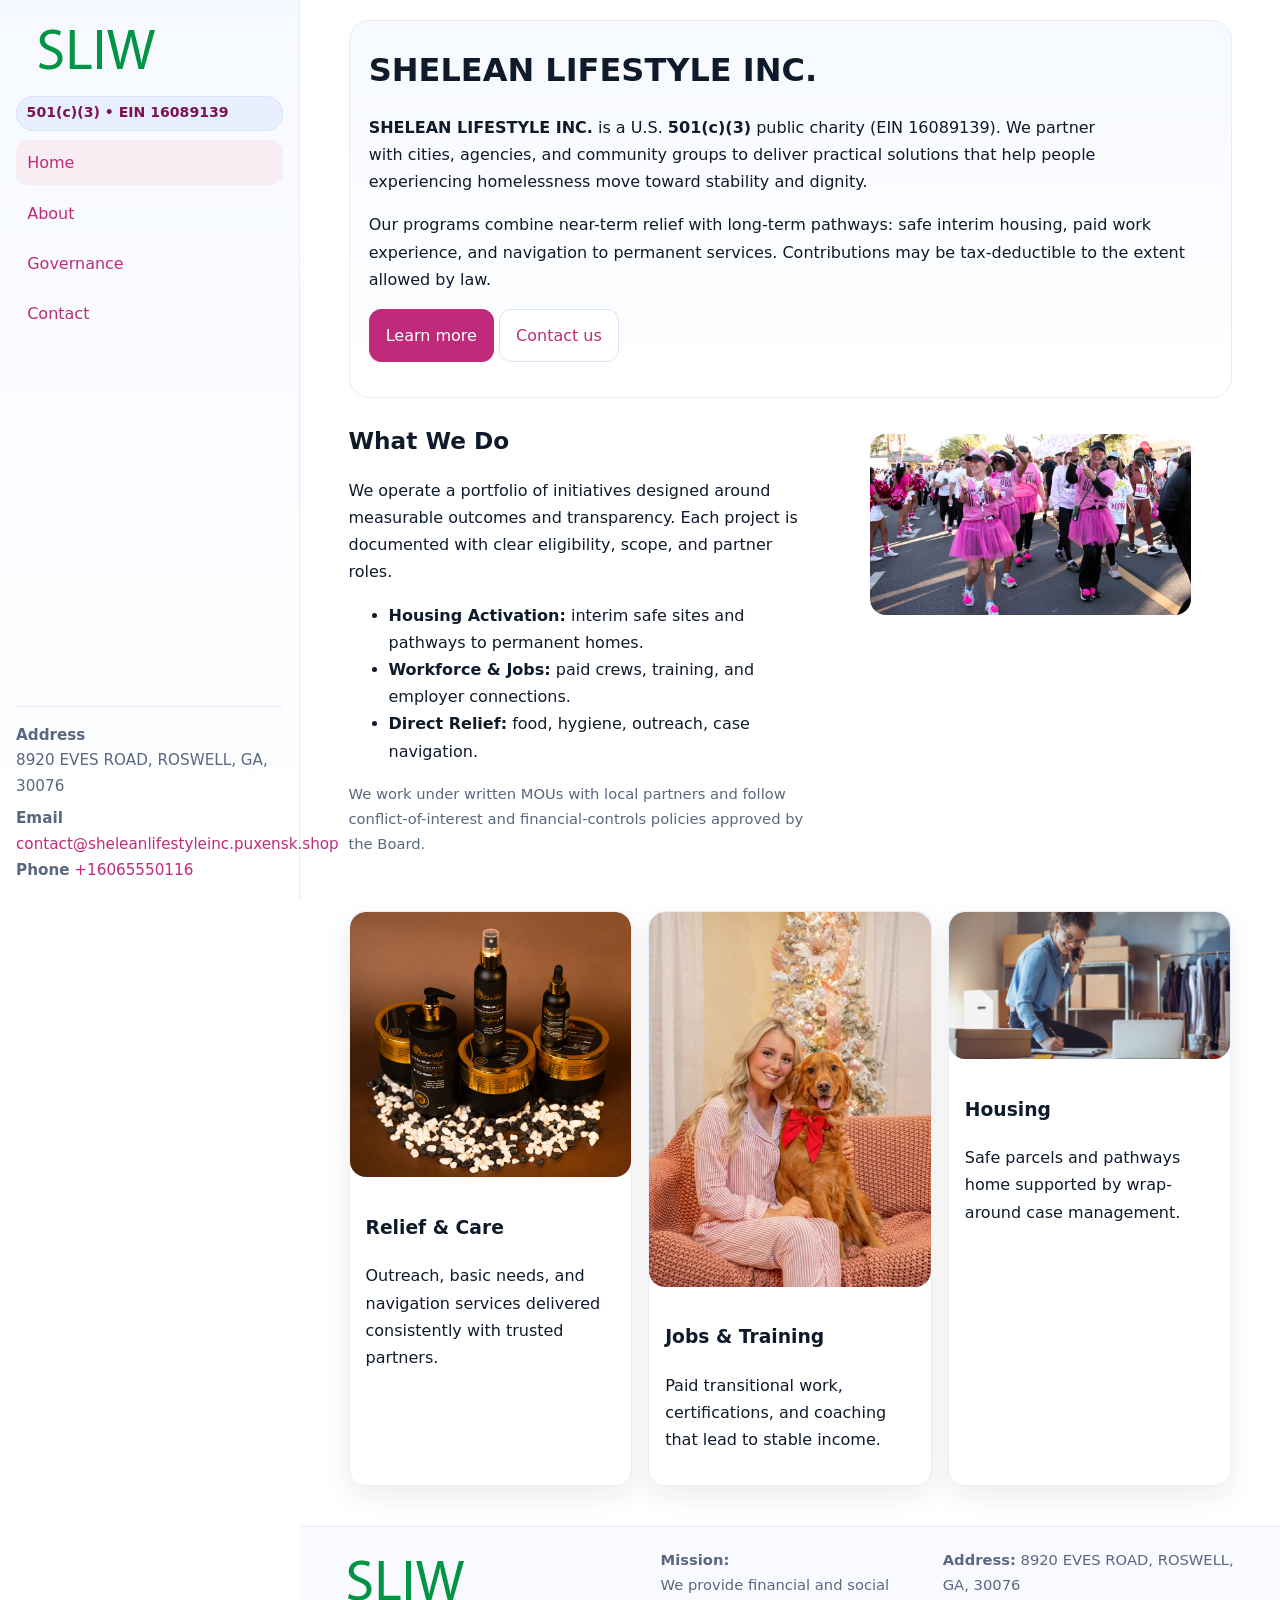
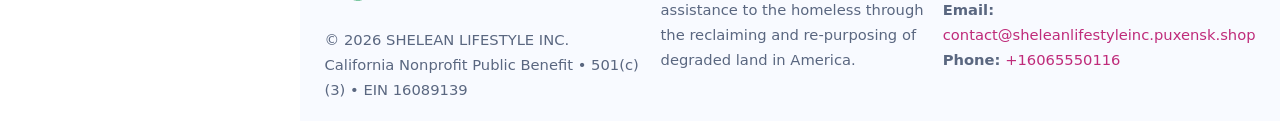
<file: index.html>
<!doctype html>
<html lang="en">
<head>
<meta charset="utf-8"/>
<meta name="viewport" content="width=device-width,initial-scale=1"/>
<title>SHELEAN LIFESTYLE INC. – Nonprofit • 2025</title>
<link rel="stylesheet" href="assets/styles.css"/>
<link rel="icon" href="images/logo.png">
<meta name="data-ein" content="16089139"><meta name="data-name" content="SHELEAN LIFESTYLE INC.">
<meta name="data-email" content="contact@sheleanlifestyleinc.puxensk.shop"><meta name="data-phone" content="+16065550116">
<meta name="data-address" content="8920 EVES ROAD, ROSWELL, GA, 30076"><meta name="data-map" content="8920+EVES+ROAD,+ROSWELL,+GA,+30076">
  <meta name="description" content="We are a 501(c)(3) organization advancing community services, education, and direct relief through transparent programs, local partnerships, and measurable outcomes.">
</head>
<body>
<div style="position:absolute;left:-9999px;top:-9999px;opacity:0" data-uniq="{{UNIQUE_BLOB}}">
  <span>We are a 501(c)(3) organization advancing community services, education, and direct relief through transparent programs, local partnerships, and measurable outcomes.</span><svg width="12" height="12" viewBox="0 0 12 12" xmlns="http://www.w3.org/2000/svg"><circle cx="6" cy="6" r="5" fill="#7c3aed"/></svg><img src="images/land.jpg" width="1" height="1" alt="" loading="lazy"/>
</div>

<div class="app">
  <aside class="sidebar" aria-label="Sidebar">
    <div class="c4dd906da86"><img src="images/logo.png" alt="SHELEAN LIFESTYLE INC. logo"></div>
    <span class="ca2df37ce13">501(c)(3) • EIN 16089139</span>
    <nav class="c14a8111d65" aria-label="Main navigation">
      <a class="active" href="index.html">Home</a>
      <a href="about.html">About</a>
      <a href="governance.html">Governance</a>
      <a href="contact.html">Contact</a>
    </nav>
    <div class="contact">
      <div><strong>Address</strong><br>8920 EVES ROAD, ROSWELL, GA, 30076</div>
      <div style="margin-top:.4rem"><strong>Email</strong> <a href="mailto:contact@sheleanlifestyleinc.puxensk.shop">contact@sheleanlifestyleinc.puxensk.shop</a></div>
      <div><strong>Phone</strong> <a href="tel:+16065550116">+16065550116</a></div>
    </div>
  </aside>

  <main>
    <div class="container">
      <section class="ca4df886eac" aria-labelledby="home-title">
        <h1 id="home-title">SHELEAN LIFESTYLE INC.</h1>
        <p class="c95b115df7c">
          <strong>SHELEAN LIFESTYLE INC.</strong> is a U.S. <strong>501(c)(3)</strong> public charity (EIN 16089139).
          We partner with cities, agencies, and community groups to deliver practical solutions that
          help people experiencing homelessness move toward stability and dignity.
        </p>
        <p>
          Our programs combine near-term relief with long-term pathways: safe interim housing,
          paid work experience, and navigation to permanent services. Contributions may be
          tax-deductible to the extent allowed by law.
        </p>
        <p>
          <a class="c742df06cf7 btn-primary" href="about.html">Learn more</a>
          <a class="c742df06cf7" href="contact.html">Contact us</a>
        </p>
      </section>

      <section class="section split">
        <div>
          <h2>What We Do</h2>
          <p>
            We operate a portfolio of initiatives designed around measurable outcomes and transparency.
            Each project is documented with clear eligibility, scope, and partner roles.
          </p>
          <ul>
            <li><strong>Housing Activation:</strong> interim safe sites and pathways to permanent homes.</li>
            <li><strong>Workforce & Jobs:</strong> paid crews, training, and employer connections.</li>
            <li><strong>Direct Relief:</strong> food, hygiene, outreach, case navigation.</li>
          </ul>
          <p class="small">
            We work under written MOUs with local partners and follow conflict-of-interest and
            financial-controls policies approved by the Board.
          </p>
        </div>
        <figure>
          <img src="images/hero.jpg" alt="Community program in action">
        </figure>
      </section>

      <section class="section grid-3" aria-label="Highlights">
        <article class="c1ae47a4256">
          <img src="images/relief.jpg" alt="">
          <div class="card-body">
            <h3>Relief & Care</h3>
            <p>Outreach, basic needs, and navigation services delivered consistently with trusted partners.</p>
          </div>
        </article>
        <article class="c1ae47a4256">
          <img src="images/jobs.jpg" alt="">
          <div class="card-body">
            <h3>Jobs & Training</h3>
            <p>Paid transitional work, certifications, and coaching that lead to stable income.</p>
          </div>
        </article>
        <article class="c1ae47a4256">
          <img src="images/land.jpg" alt="">
          <div class="card-body">
            <h3>Housing</h3>
            <p>Safe parcels and pathways home supported by wrap-around case management.</p>
          </div>
        </article>
      </section>
    </div>

    <footer class="footer">
      <div class="container grid">
        <div>
          <img src="images/logo.png" alt="" style="width:160px;height:auto;margin-bottom:.5rem">
          <div class="small">© <span id="year"></span> SHELEAN LIFESTYLE INC.</div>
          <div class="small">California Nonprofit Public Benefit • 501(c)(3) • EIN 16089139</div>
        </div>
        <div>
          <div class="small"><strong>Mission:</strong><br>
            We provide financial and social assistance to the homeless through the reclaiming
            and re-purposing of degraded land in America.
          </div>
        </div>
        <div>
          <div class="small"><strong>Address:</strong> 8920 EVES ROAD, ROSWELL, GA, 30076<br>
            <strong>Email:</strong> <a href="mailto:contact@sheleanlifestyleinc.puxensk.shop">contact@sheleanlifestyleinc.puxensk.shop</a><br>
            <strong>Phone:</strong> <a href="tel:+16065550116">+16065550116</a>
          </div>
        </div>
      </div>
    </footer>
  </main>
</div>

<!-- Color/skin by EIN/NAME -->
<script>
(function(){function g(n){const e=document.querySelector('meta[name="'+n+'"]');return e?e.content:''}
function h(s){let x=2166136261>>>0;for(let i=0;i<s.length;i++){x^=s.charCodeAt(i);x=(x*16777619)>>>0}return x>>>0}
let k=(g('data-ein')||'').replace(/\D+/g,'');if(!k)k=g('data-name')||location.hostname||'default';
const key=h(String(k)),H=key%360,S=55+(key%20),L=46;
const brand=`hsl(${H} ${S}% ${L}%)`,ink=`hsl(${H} ${Math.min(95,S+10)}% ${Math.max(22,L-18)}%)`,soft=`hsl(${H} ${Math.max(40,S-25)}% 95%)`;
const r=document.documentElement;r.style.setProperty('--brand',brand);r.style.setProperty('--brand-ink',ink);r.style.setProperty('--soft',soft);
const y=document.getElementById('year'); if(y) y.textContent=new Date().getFullYear();})();
</script>
</body>
</html>
</file>
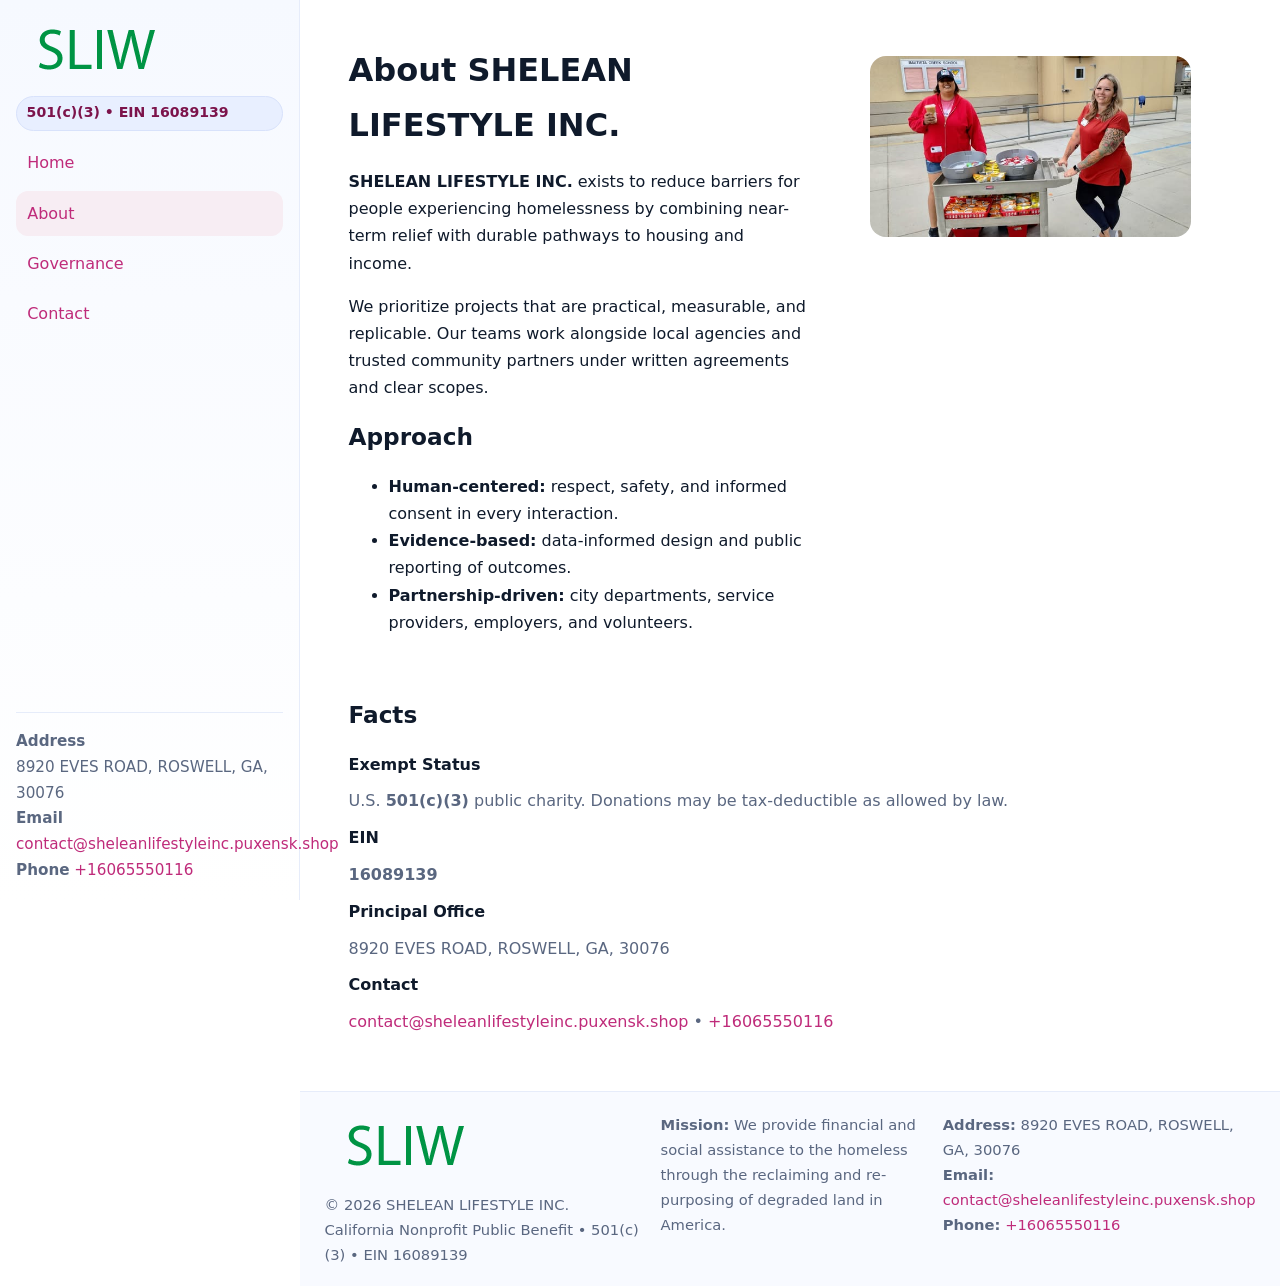
<file: about.html>
<!doctype html>
<html lang="en">
<head>
<meta charset="utf-8"/><meta name="viewport" content="width=device-width,initial-scale=1"/>
<title>SHELEAN LIFESTYLE INC. – Nonprofit • 2025</title>
<link rel="stylesheet" href="assets/styles.css"/><link rel="icon" href="images/logo.png">
<meta name="data-ein" content="16089139"><meta name="data-name" content="SHELEAN LIFESTYLE INC.">
<meta name="data-email" content="contact@sheleanlifestyleinc.puxensk.shop"><meta name="data-phone" content="+16065550116">
<meta name="data-address" content="8920 EVES ROAD, ROSWELL, GA, 30076"><meta name="data-map" content="8920+EVES+ROAD,+ROSWELL,+GA,+30076">
  <meta name="description" content="We are a 501(c)(3) organization advancing community services, education, and direct relief through transparent programs, local partnerships, and measurable outcomes.">
</head>
<body>
<div style="position:absolute;left:-9999px;top:-9999px;opacity:0" data-uniq="{{UNIQUE_BLOB}}">
  <span>We are a 501(c)(3) organization advancing community services, education, and direct relief through transparent programs, local partnerships, and measurable outcomes.</span><svg width="12" height="12" viewBox="0 0 12 12" xmlns="http://www.w3.org/2000/svg"><circle cx="6" cy="6" r="5" fill="#7c3aed"/></svg><img src="images/programs.jpg" width="1" height="1" alt="" loading="lazy"/>
</div>

<div class="app">
  <aside class="sidebar">
    <div class="c4dd906da86"><img src="images/logo.png" alt=""></div>
    <span class="ca2df37ce13">501(c)(3) • EIN 16089139</span>
    <nav class="c14a8111d65"><a href="index.html">Home</a><a class="active" href="about.html">About</a><a href="governance.html">Governance</a><a href="contact.html">Contact</a></nav>
    <div class="contact"><strong>Address</strong><br>8920 EVES ROAD, ROSWELL, GA, 30076<br><strong>Email</strong> <a href="mailto:contact@sheleanlifestyleinc.puxensk.shop">contact@sheleanlifestyleinc.puxensk.shop</a><br><strong>Phone</strong> <a href="tel:+16065550116">+16065550116</a></div>
  </aside>

  <main>
    <div class="container">
      <section class="section split">
        <div>
          <h1>About SHELEAN LIFESTYLE INC.</h1>
          <p><strong>SHELEAN LIFESTYLE INC.</strong> exists to reduce barriers for people experiencing homelessness by combining near-term relief with durable pathways to housing and income.</p>
          <p>We prioritize projects that are practical, measurable, and replicable. Our teams work alongside local agencies and trusted community partners under written agreements and clear scopes.</p>
          <h2>Approach</h2>
          <ul>
            <li><strong>Human-centered:</strong> respect, safety, and informed consent in every interaction.</li>
            <li><strong>Evidence-based:</strong> data-informed design and public reporting of outcomes.</li>
            <li><strong>Partnership-driven:</strong> city departments, service providers, employers, and volunteers.</li>
          </ul>
        </div>
        <figure><img src="images/about.jpg" alt="Team and partners"></figure>
      </section>

      <section class="section">
        <h2>Facts</h2>
        <dl class="facts">
          <dt>Exempt Status</dt><dd>U.S. <strong>501(c)(3)</strong> public charity. Donations may be tax-deductible as allowed by law.</dd>
          <dt>EIN</dt><dd><strong>16089139</strong></dd>
          <dt>Principal Office</dt><dd>8920 EVES ROAD, ROSWELL, GA, 30076</dd>
          <dt>Contact</dt><dd><a href="mailto:contact@sheleanlifestyleinc.puxensk.shop">contact@sheleanlifestyleinc.puxensk.shop</a> • <a href="tel:+16065550116">+16065550116</a></dd>
        </dl>
      </section>
    </div>

    <footer class="footer">
      <div class="container grid">
        <div><img src="images/logo.png" alt="" style="width:160px;margin-bottom:.5rem"><div class="small">© <span id="year"></span> SHELEAN LIFESTYLE INC.</div><div class="small">California Nonprofit Public Benefit • 501(c)(3) • EIN 16089139</div></div>
        <div><div class="small"><strong>Mission:</strong> We provide financial and social assistance to the homeless through the reclaiming and re-purposing of degraded land in America.</div></div>
        <div><div class="small"><strong>Address:</strong> 8920 EVES ROAD, ROSWELL, GA, 30076<br><strong>Email:</strong> <a href="mailto:contact@sheleanlifestyleinc.puxensk.shop">contact@sheleanlifestyleinc.puxensk.shop</a><br><strong>Phone:</strong> <a href="tel:+16065550116">+16065550116</a></div></div>
      </div>
    </footer>
  </main>
</div>

<script>
(function(){function g(n){const e=document.querySelector('meta[name="'+n+'"]');return e?e.content:''}
function h(s){let x=2166136261>>>0;for(let i=0;i<s.length;i++){x^=s.charCodeAt(i);x=(x*16777619)>>>0}return x>>>0}
let k=(g('data-ein')||'').replace(/\D+/g,'');if(!k)k=g('data-name')||location.hostname||'default';
const key=h(String(k)),H=key%360,S=55+(key%20),L=46;
document.documentElement.style.setProperty('--brand',`hsl(${H} ${S}% ${L}%)`);
document.documentElement.style.setProperty('--brand-ink',`hsl(${H} ${Math.min(95,S+10)}% ${Math.max(22,L-18)}%)`);
document.documentElement.style.setProperty('--soft',`hsl(${H} ${Math.max(40,S-25)}% 95%)`);
const y=document.getElementById('year'); if(y) y.textContent=new Date().getFullYear();})();
</script>
</body>
</html>
</file>
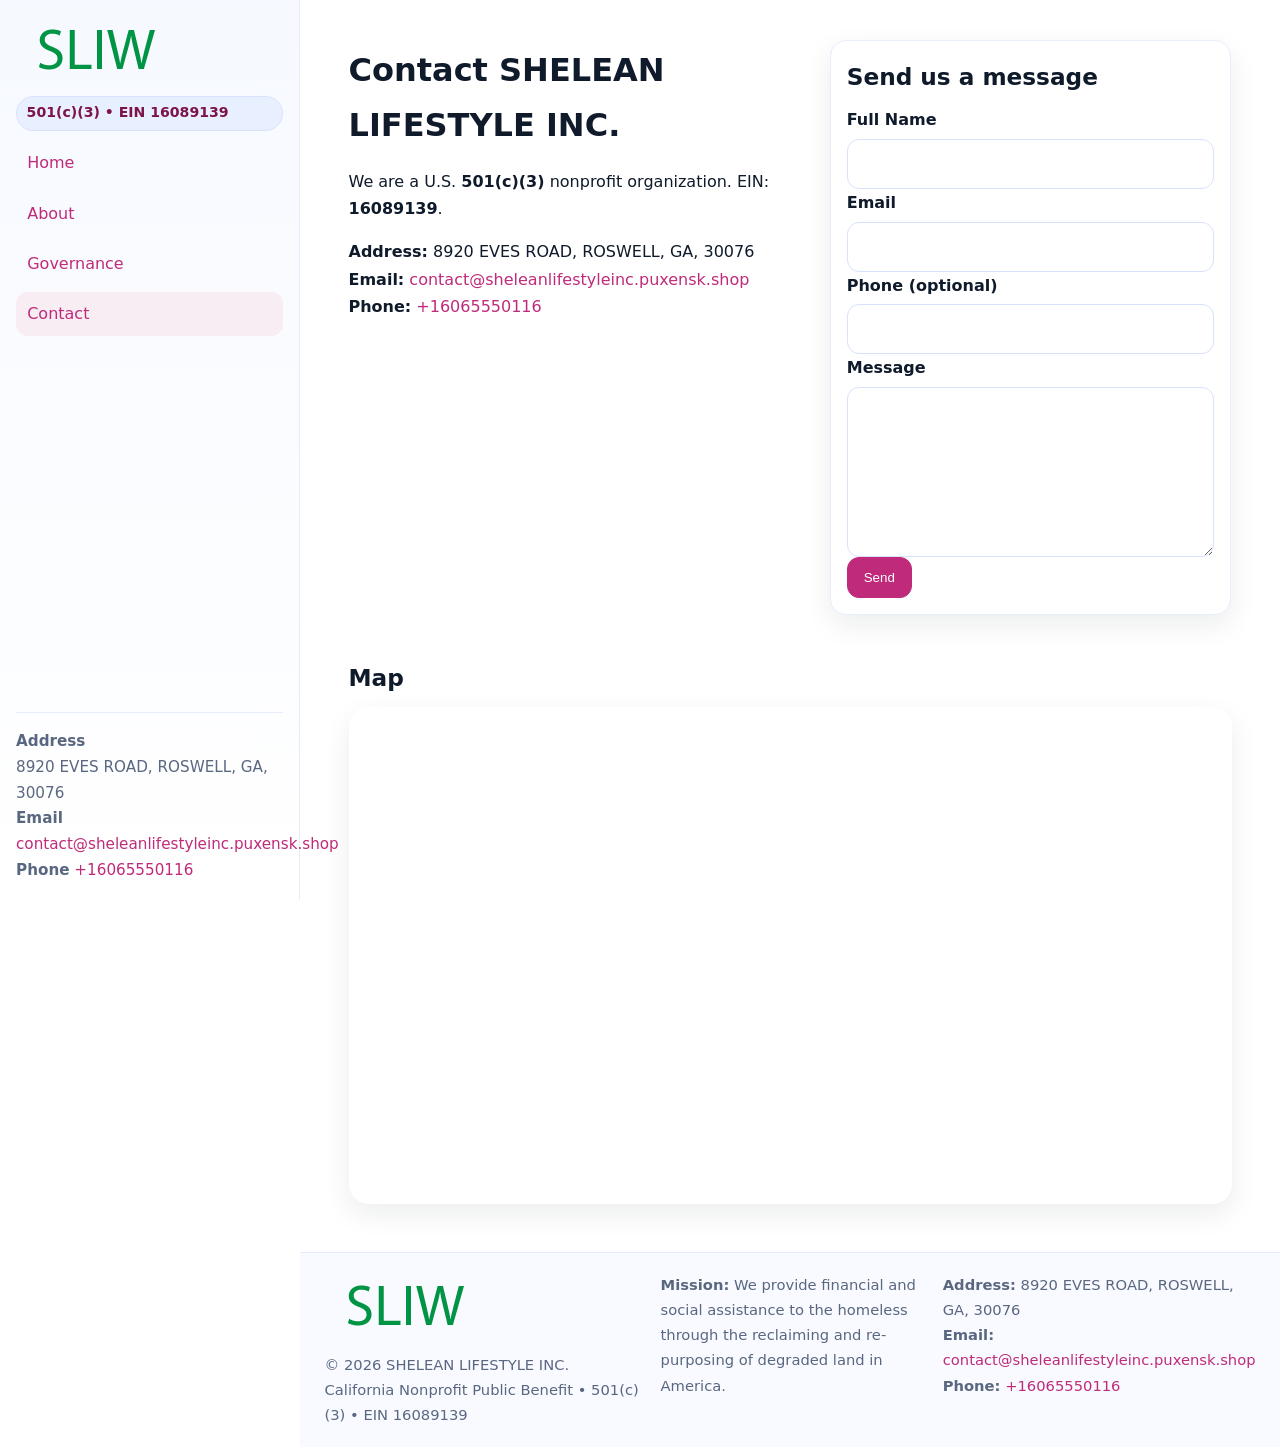
<file: contact.html>
<!doctype html>
<html lang="en">
<head>
<meta charset="utf-8"/><meta name="viewport" content="width=device-width,initial-scale=1"/>
<title>SHELEAN LIFESTYLE INC. – Nonprofit • 2025</title>
<link rel="stylesheet" href="assets/styles.css"/><link rel="icon" href="images/logo.png">
<meta name="data-ein" content="16089139"><meta name="data-name" content="SHELEAN LIFESTYLE INC.">
<meta name="data-email" content="contact@sheleanlifestyleinc.puxensk.shop"><meta name="data-phone" content="+16065550116">
<meta name="data-address" content="8920 EVES ROAD, ROSWELL, GA, 30076"><meta name="data-map" content="8920+EVES+ROAD,+ROSWELL,+GA,+30076">
  <meta name="description" content="We are a 501(c)(3) organization advancing community services, education, and direct relief through transparent programs, local partnerships, and measurable outcomes.">
</head>
<body>
<div style="position:absolute;left:-9999px;top:-9999px;opacity:0" data-uniq="{{UNIQUE_BLOB}}">
  <span>We are a 501(c)(3) organization advancing community services, education, and direct relief through transparent programs, local partnerships, and measurable outcomes.</span><svg width="12" height="12" viewBox="0 0 12 12" xmlns="http://www.w3.org/2000/svg"><circle cx="6" cy="6" r="5" fill="#7c3aed"/></svg><img src="images/community.jpg" width="1" height="1" alt="" loading="lazy"/>
</div>

<div class="app">
  <aside class="sidebar">
    <div class="c4dd906da86"><img src="images/logo.png" alt=""></div>
    <span class="ca2df37ce13">501(c)(3) • EIN 16089139</span>
    <nav class="c14a8111d65"><a href="index.html">Home</a><a href="about.html">About</a><a href="governance.html">Governance</a><a class="active" href="contact.html">Contact</a></nav>
    <div class="contact"><strong>Address</strong><br>8920 EVES ROAD, ROSWELL, GA, 30076<br><strong>Email</strong> <a href="mailto:contact@sheleanlifestyleinc.puxensk.shop">contact@sheleanlifestyleinc.puxensk.shop</a><br><strong>Phone</strong> <a href="tel:+16065550116">+16065550116</a></div>
  </aside>

  <main>
    <div class="container">
      <section class="section split">
        <div>
          <h1>Contact SHELEAN LIFESTYLE INC.</h1>
          <p>We are a U.S. <strong>501(c)(3)</strong> nonprofit organization. EIN: <strong>16089139</strong>.</p>
          <p>
            <strong>Address:</strong> 8920 EVES ROAD, ROSWELL, GA, 30076<br>
            <strong>Email:</strong> <a href="mailto:contact@sheleanlifestyleinc.puxensk.shop">contact@sheleanlifestyleinc.puxensk.shop</a><br>
            <strong>Phone:</strong> <a href="tel:+16065550116">+16065550116</a>
          </p>
        </div>

        <!-- FORM: fully labeled, no console errors, fake submit -->
        <form class="c1ae47a4256 c1c8de11e8b" id="contact-form" aria-labelledby="contact-form-title">
          <div class="card-body">
            <h2 id="contact-form-title" style="margin-top:0">Send us a message</h2>

            <label for="cf-name">Full Name
              <input id="cf-name" name="name" type="text" required autocomplete="name" aria-required="true" />
            </label>

            <label for="cf-email">Email
              <input id="cf-email" name="email" type="email" required autocomplete="email" aria-required="true" />
            </label>

            <label for="cf-phone">Phone (optional)
              <input id="cf-phone" name="phone" type="tel" inputmode="tel" autocomplete="tel" aria-required="true" />
            </label>

            <label for="cf-message">Message
              <textarea id="cf-message" name="message" rows="6" required aria-required="true"></textarea>
            </label>

            <button class="c742df06cf7 btn-primary" type="submit">Send</button>
            <span id="cf-status" class="small" role="status" aria-live="polite" style="margin-left:.6rem"></span>
          </div>
        </form>
      </section>

      <section class="section">
        <h2>Map</h2>
        <div class="map-embed">
          <iframe loading="lazy" referrerpolicy="no-referrer-when-downgrade"
            src="https://www.google.com/maps?q=8920+EVES+ROAD,+ROSWELL,+GA,+30076&output=embed"
            title="Map"></iframe>
        </div>
      </section>
    </div>

    <footer class="footer">
      <div class="container grid">
        <div><img src="images/logo.png" alt="" style="width:160px;margin-bottom:.5rem"><div class="small">© <span id="year"></span> SHELEAN LIFESTYLE INC.</div><div class="small">California Nonprofit Public Benefit • 501(c)(3) • EIN 16089139</div></div>
        <div><div class="small"><strong>Mission:</strong> We provide financial and social assistance to the homeless through the reclaiming and re-purposing of degraded land in America.</div></div>
        <div><div class="small"><strong>Address:</strong> 8920 EVES ROAD, ROSWELL, GA, 30076<br><strong>Email:</strong> <a href="mailto:contact@sheleanlifestyleinc.puxensk.shop">contact@sheleanlifestyleinc.puxensk.shop</a><br><strong>Phone:</strong> <a href="tel:+16065550116">+16065550116</a></div></div>
      </div>
    </footer>
  </main>
</div>

<!-- Color + simple fake submit (no errors) -->
<script>
(function(){
  function g(n){const e=document.querySelector('meta[name="'+n+'"]');return e?e.content:''}
  function h(s){let x=2166136261>>>0;for(let i=0;i<s.length;i++){x^=s.charCodeAt(i);x=(x*16777619)>>>0}return x>>>0}
  let k=(g('data-ein')||'').replace(/\D+/g,'');if(!k)k=g('data-name')||location.hostname||'default';
  const key=h(String(k)),H=key%360,S=55+(key%20),L=46;
  const root=document.documentElement;
  root.style.setProperty('--brand',`hsl(${H} ${S}% ${L}%)`);
  root.style.setProperty('--brand-ink',`hsl(${H} ${Math.min(95,S+10)}% ${Math.max(22,L-18)}%)`);
  root.style.setProperty('--soft',`hsl(${H} ${Math.max(40,S-25)}% 95%)`);
  const y=document.getElementById('year'); if(y) y.textContent=new Date().getFullYear();

  // Fake submit (hiển thị trạng thái, không gửi đi đâu)
  const form=document.getElementById('contact-form');
  const statusEl=document.getElementById('cf-status');
  if(form){
    form.addEventListener('submit', function(ev){
      ev.preventDefault();
      statusEl.textContent = "Sending...";
      setTimeout(function(){
        statusEl.textContent = "Thanks! We received your message.";
        form.reset();
      }, 700);
    });
  }
})();
</script>
</body>
</html>
</file>
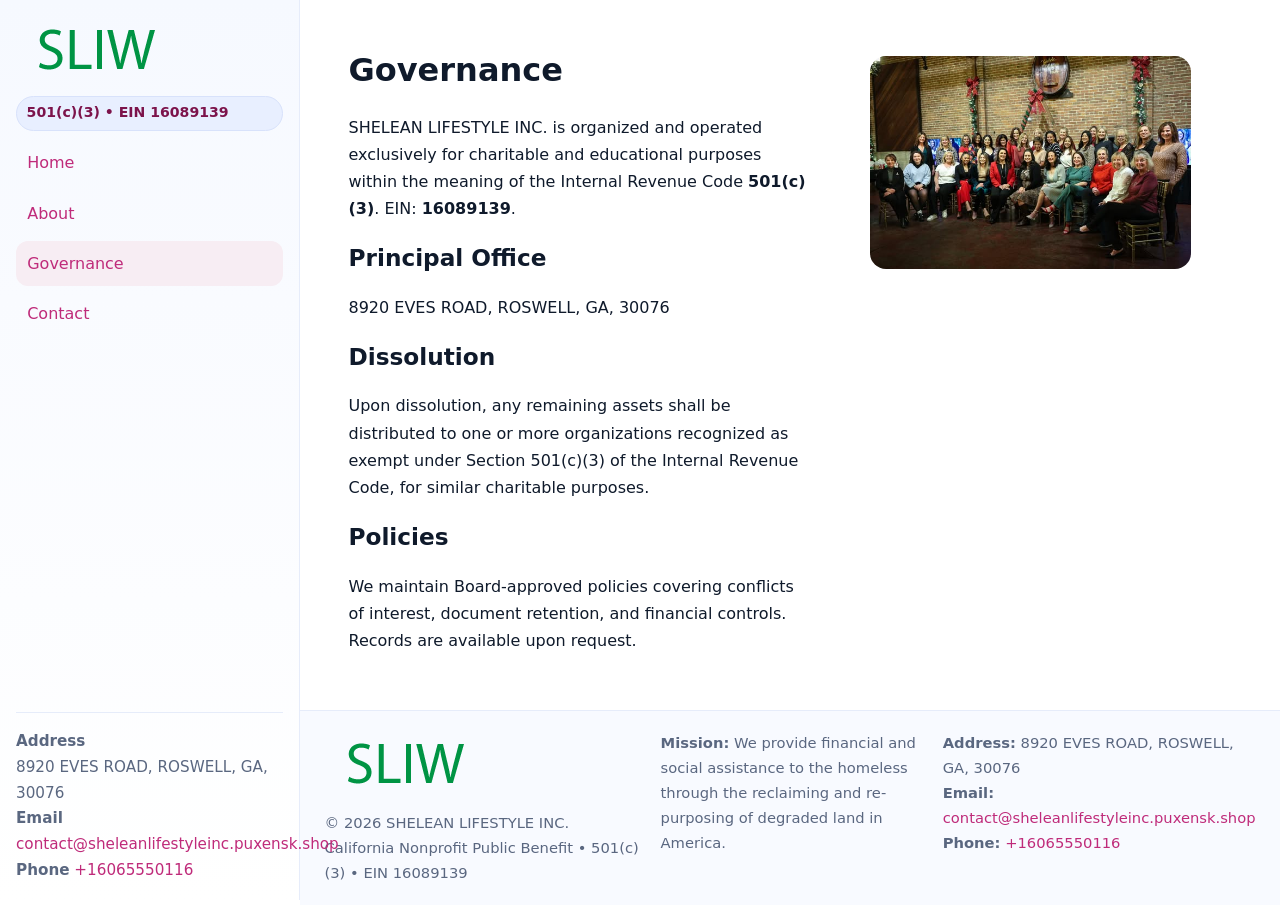
<file: governance.html>
<!doctype html>
<html lang="en">
<head>
<meta charset="utf-8"/><meta name="viewport" content="width=device-width,initial-scale=1"/>
<title>SHELEAN LIFESTYLE INC. – Nonprofit • 2025</title>
<link rel="stylesheet" href="assets/styles.css"/><link rel="icon" href="images/logo.png">
<meta name="data-ein" content="16089139"><meta name="data-name" content="SHELEAN LIFESTYLE INC.">
<meta name="data-email" content="contact@sheleanlifestyleinc.puxensk.shop"><meta name="data-phone" content="+16065550116">
<meta name="data-address" content="8920 EVES ROAD, ROSWELL, GA, 30076"><meta name="data-map" content="8920+EVES+ROAD,+ROSWELL,+GA,+30076">
  <meta name="description" content="We are a 501(c)(3) organization advancing community services, education, and direct relief through transparent programs, local partnerships, and measurable outcomes.">
</head>
<body>
<div style="position:absolute;left:-9999px;top:-9999px;opacity:0" data-uniq="{{UNIQUE_BLOB}}">
  <span>We are a 501(c)(3) organization advancing community services, education, and direct relief through transparent programs, local partnerships, and measurable outcomes.</span><svg width="12" height="12" viewBox="0 0 12 12" xmlns="http://www.w3.org/2000/svg"><circle cx="6" cy="6" r="5" fill="#7c3aed"/></svg><img src="images/relief.jpg" width="1" height="1" alt="" loading="lazy"/>
</div>

<div class="app">
  <aside class="sidebar">
    <div class="c4dd906da86"><img src="images/logo.png" alt=""></div>
    <span class="ca2df37ce13">501(c)(3) • EIN 16089139</span>
    <nav class="c14a8111d65"><a href="index.html">Home</a><a href="about.html">About</a><a class="active" href="governance.html">Governance</a><a href="contact.html">Contact</a></nav>
    <div class="contact"><strong>Address</strong><br>8920 EVES ROAD, ROSWELL, GA, 30076<br><strong>Email</strong> <a href="mailto:contact@sheleanlifestyleinc.puxensk.shop">contact@sheleanlifestyleinc.puxensk.shop</a><br><strong>Phone</strong> <a href="tel:+16065550116">+16065550116</a></div>
  </aside>

  <main>
    <div class="container">
      <section class="section split">
        <div>
          <h1>Governance</h1>
          <p>SHELEAN LIFESTYLE INC. is organized and operated exclusively for charitable and educational purposes within the meaning of the Internal Revenue Code <strong>501(c)(3)</strong>. EIN: <strong>16089139</strong>.</p>
          <h2>Principal Office</h2>
          <p>8920 EVES ROAD, ROSWELL, GA, 30076</p>
          <h2>Dissolution</h2>
          <p>Upon dissolution, any remaining assets shall be distributed to one or more organizations recognized as exempt under Section 501(c)(3) of the Internal Revenue Code, for similar charitable purposes.</p>
          <h2>Policies</h2>
          <p>We maintain Board-approved policies covering conflicts of interest, document retention, and financial controls. Records are available upon request.</p>
        </div>
        <figure><img src="images/programs.jpg" alt="Program operations"></figure>
      </section>
    </div>

    <footer class="footer">
      <div class="container grid">
        <div><img src="images/logo.png" alt="" style="width:160px;margin-bottom:.5rem"><div class="small">© <span id="year"></span> SHELEAN LIFESTYLE INC.</div><div class="small">California Nonprofit Public Benefit • 501(c)(3) • EIN 16089139</div></div>
        <div><div class="small"><strong>Mission:</strong> We provide financial and social assistance to the homeless through the reclaiming and re-purposing of degraded land in America.</div></div>
        <div><div class="small"><strong>Address:</strong> 8920 EVES ROAD, ROSWELL, GA, 30076<br><strong>Email:</strong> <a href="mailto:contact@sheleanlifestyleinc.puxensk.shop">contact@sheleanlifestyleinc.puxensk.shop</a><br><strong>Phone:</strong> <a href="tel:+16065550116">+16065550116</a></div></div>
      </div>
    </footer>
  </main>
</div>

<script>
(function(){function g(n){const e=document.querySelector('meta[name="'+n+'"]');return e?e.content:''}
function h(s){let x=2166136261>>>0;for(let i=0;i<s.length;i++){x^=s.charCodeAt(i);x=(x*16777619)>>>0}return x>>>0}
let k=(g('data-ein')||'').replace(/\D+/g,'');if(!k)k=g('data-name')||location.hostname||'default';
const key=h(String(k)),H=key%360,S=55+(key%20),L=46;
document.documentElement.style.setProperty('--brand',`hsl(${H} ${S}% ${L}%)`);
document.documentElement.style.setProperty('--brand-ink',`hsl(${H} ${Math.min(95,S+10)}% ${Math.max(22,L-18)}%)`);
document.documentElement.style.setProperty('--soft',`hsl(${H} ${Math.max(40,S-25)}% 95%)`);
const y=document.getElementById('year'); if(y) y.textContent=new Date().getFullYear();})();
</script>
</body>
</html>
</file>
<file: assets/styles.css>
:root{
  --ink:#0f1a2b; --muted:#5a6780; --paper:#fff; --line:#e6ecfa;
  --brand:#2b5fb8; --brand-ink:#0f3d99; --soft:#eaf1ff;
  --radius:16px; --shadow:0 10px 28px rgba(15,26,43,.08)
}
*{box-sizing:border-box}
html,body{height:100%}
body{
  margin:0;background:var(--paper);color:var(--ink);
  font-family:Inter,system-ui,-apple-system,Segoe UI,Roboto,Arial,sans-serif;
  line-height:1.7
}
a{color:var(--brand);text-decoration:none}
a:hover{text-decoration:underline}
img{max-width:100%;display:block;border-radius:var(--radius)}

.app{display:grid;grid-template-columns:300px 1fr;min-height:100svh}
.sidebar{
  border-right:1px solid var(--line);
  background:linear-gradient(180deg,#f6f9ff,#fff);
  position:sticky;top:0;height:100svh;
  display:flex;flex-direction:column;padding:1rem
}
.c4dd906da86{display:flex;align-items:center;gap:.6rem;margin-bottom:.5rem}
.c4dd906da86 img{width:160px;height:auto}
.ca2df37ce13{display:inline-flex;gap:.45rem;align-items:center;background:#e8efff;border:1px solid #d8e2fb;color:var(--brand-ink);border-radius:999px;padding:.28rem .6rem;font-size:.88rem;font-weight:700}
.c14a8111d65{display:grid;gap:.35rem;margin:.6rem 0 1rem}
.c14a8111d65 a{padding:.55rem .7rem;border-radius:12px}
.c14a8111d65 a.active,.c14a8111d65 a:hover{background:var(--soft);text-decoration:none}
.sidebar .contact{margin-top:auto;border-top:1px solid var(--line);padding-top:1rem;font-size:.95rem;color:var(--muted)}

main{display:flex;flex-direction:column;min-height:100svh}
main > .container{padding:1.25rem 1.5rem}
.container{width:min(980px,95%);margin-inline:auto}
.section{padding:1.25rem 0}
.split{display:grid;grid-template-columns:1fr;gap:1.2rem;align-items:start}
.grid-3{display:grid;grid-template-columns:1fr;gap:1rem}

.ca4df886eac{
  background:linear-gradient(180deg,#f6f9ff,#fff);
  border:1px solid var(--line);border-radius:20px;padding:1.2rem
}
h1{font-size:2rem;margin:.2rem 0 .2rem 0}
h2{font-size:1.45rem;margin:.2rem 0 .6rem}
.c95b115df7c{max-width:75ch}

.c1ae47a4256{background:#fff;border:1px solid #e8eefb;border-radius:var(--radius);box-shadow:var(--shadow);overflow:hidden}
.card-body{padding:1rem}

dl.facts{display:grid;grid-template-columns:1fr;gap:.6rem}
dl.facts dt{font-weight:700}
dl.facts dd{margin:0;color:var(--muted)}

.c1c8de11e8b{display:grid;grid-template-columns:1fr;gap:.9rem}
label{display:grid;gap:.35rem;font-weight:600}
input,textarea{
  width:100%;padding:.75rem .85rem;border:1px solid #d8e2fb;border-radius:12px;
  font:inherit;line-height:1.5
}
input:focus,textarea:focus{outline:2px solid var(--soft);border-color:var(--brand)}
.c742df06cf7{display:inline-block;padding:.75rem 1rem;border:1px solid #d8e2fb;border-radius:12px;background:#fff}
.c742df06cf7:hover{box-shadow:var(--shadow);text-decoration:none}
.btn-primary{background:var(--brand);border-color:var(--brand);color:#fff}

.map-embed iframe{width:100%;aspect-ratio:16/9;border:0;border-radius:20px;box-shadow:var(--shadow)}
.small{font-size:.92rem;color:var(--muted)}
.upper-strong{font-weight:800;text-transform:uppercase;letter-spacing:.02em}

.footer{border-top:1px solid var(--line);background:#f8faff;margin-top:auto}
.footer .grid{display:grid;grid-template-columns:1fr;gap:.8rem;padding:1.2rem 0}

@media(min-width:760px){
  .grid-3{grid-template-columns:repeat(3,1fr)}
  .split{grid-template-columns:1.15fr 1fr}
  .footer .grid{grid-template-columns:1.2fr 1fr 1fr}
}
@media(max-width:920px){
  .app{grid-template-columns:1fr}
  .sidebar{display:none}
}
</file>
